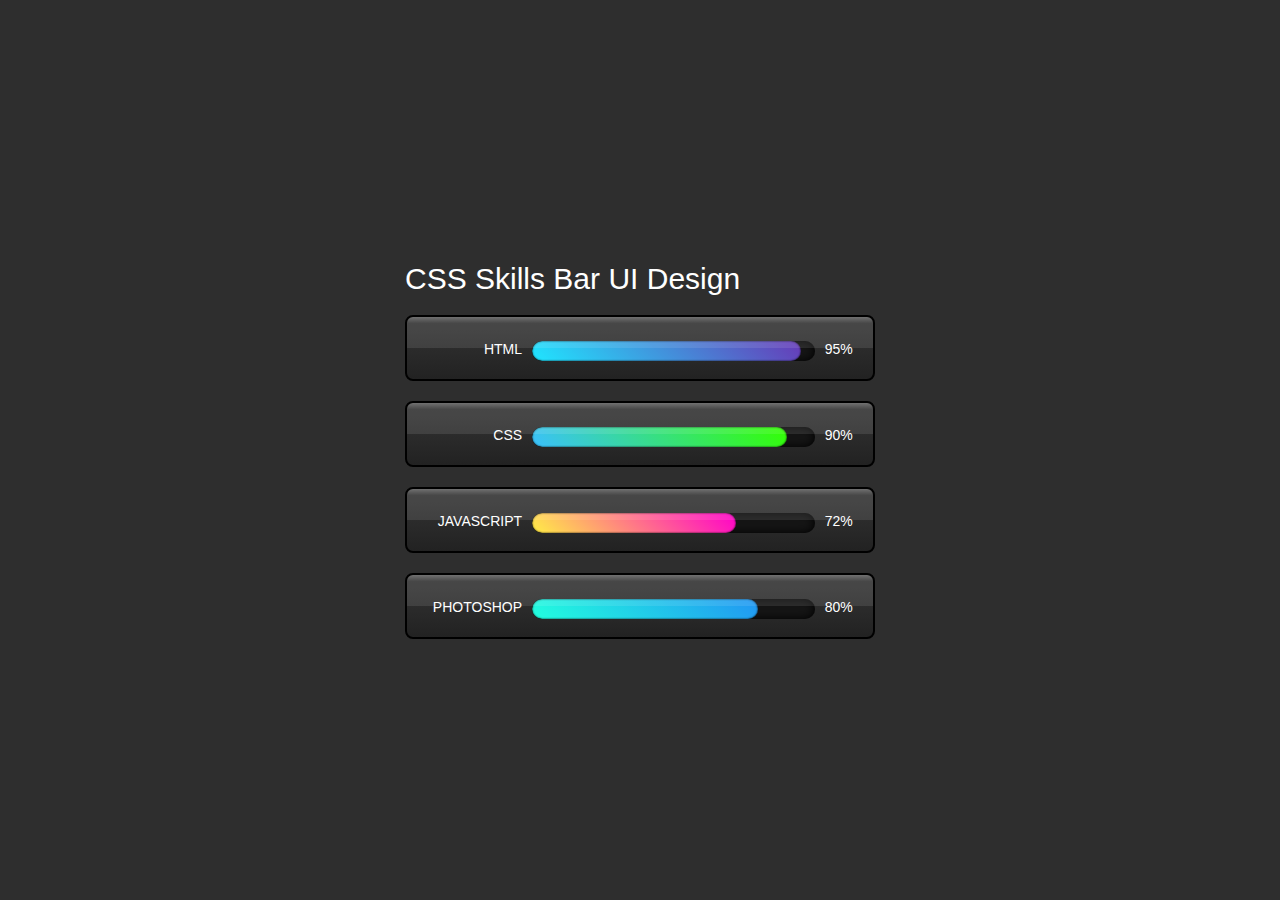
<file: Animated skills Bar UI Design/index.html>
<!DOCTYPE html>
<html lang="en">
    <head>
        <meta charset="utf-8">
        <meta http-equiv="X-UA-Compatible" content="IE=edge">
        <meta name="viewport" content="width=device-width, initial-scale=1">

        <title>Form Design Using HTML and CSS</title>
        
        <link href='https://fonts.googleapis.com/css?family=Lato:400,300,700,900' rel='stylesheet' type='text/css'>
        <link href='https://fonts.googleapis.com/css?family=Open+Sans:400,300,700,600,800' rel='stylesheet' type='text/css'>
        <link href="https://fonts.googleapis.com/css?family=Josefin+Sans:400,700&display=swap" rel="stylesheet">

        <link href="css/bootstrap.min.css" rel="stylesheet">
        <link href="css/font-awesome.min.css" rel="stylesheet">
        <link href="style.css" rel="stylesheet">
        <link href="css/responsive.css" rel="stylesheet">


      
    </head>
    <body>
          <div class="container">
            <h2>CSS Skills Bar UI Design</h2>
            <div class="skills">
              <span class="Name">Html</span>
              <div class="percent">
                <div class="progress" style="width: 95%"></div>
              </div>
              <span class="value">95%</span>
            </div>

            <div class="skills">
              <span class="Name">Css</span>
              <div class="percent">
                <div class="progress" style="width: 90%"></div>
              </div>
              <span class="value">90%</span>
            </div>

            <div class="skills">
              <span class="Name">javascript</span>
              <div class="percent">
                <div class="progress" style="width: 72%"></div>
              </div>
              <span class="value">72%</span>
            </div>

            <div class="skills">
              <span class="Name">photoshop</span>
              <div class="percent">
                <div class="progress" style="width: 80%"></div>
              </div>
              <span class="value">80%</span>
            </div>
          </div>

       
        <script src="js/main.js"></script>
        <script src="js/bootstrap.min.js"></script>
        <script src="js/main.js"></script>
    </body>
</html>
</file>
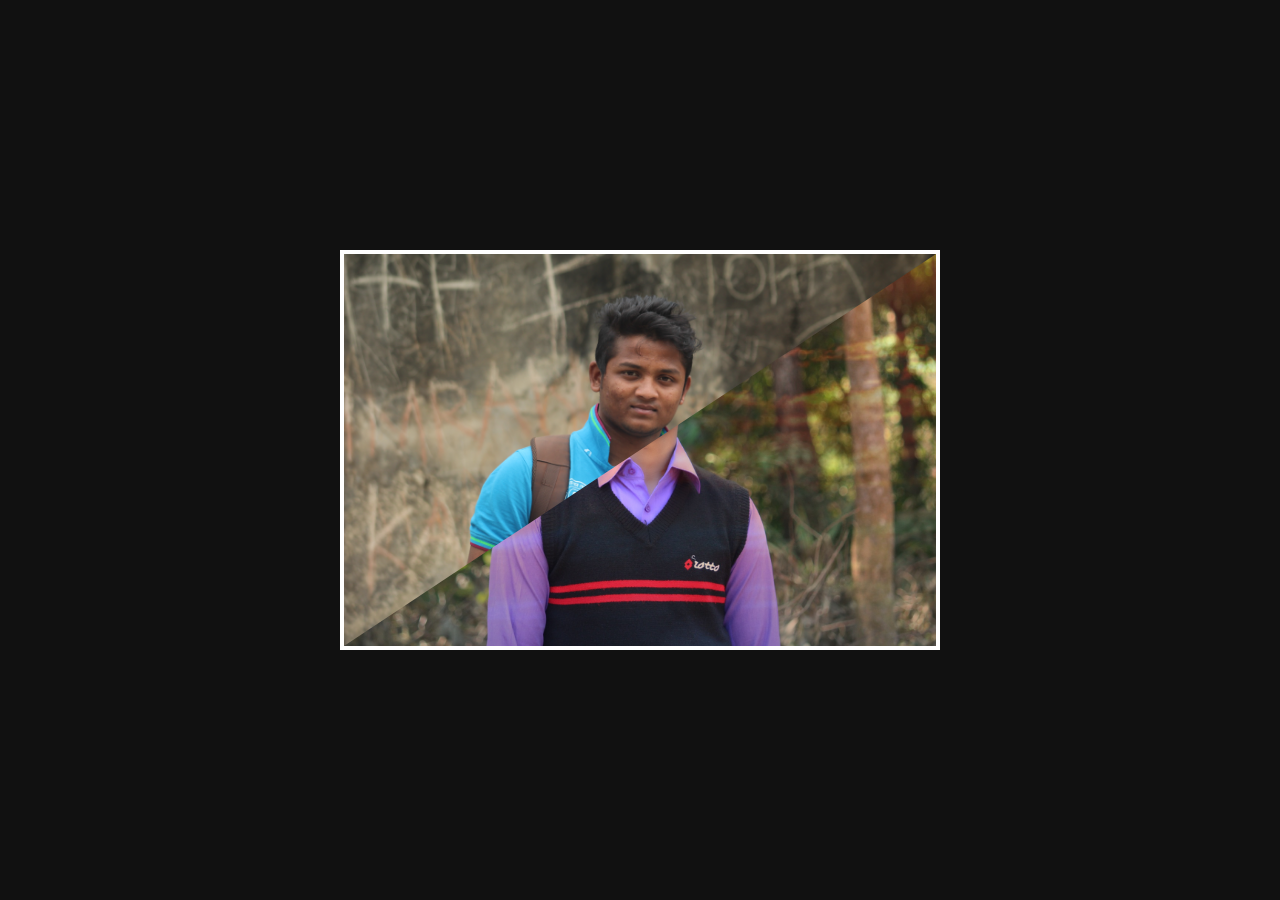
<file: Clip-path Image Hover Effects/index.html>
<!DOCTYPE html>
<html>
<head>
	<meta charset="utf-8" name="viewport" content="width=device-width, initial-scale=1, user-scalable=on">
	<title>Clip-path Image Hover Effects</title>
	<link rel="stylesheet" type="text/css" href="style.css">
	

</head>
<body>
	
	<div class="container">
		<div class="box"></div>
		<div class="box"></div>
	</div>
</body>
</html>
</file>
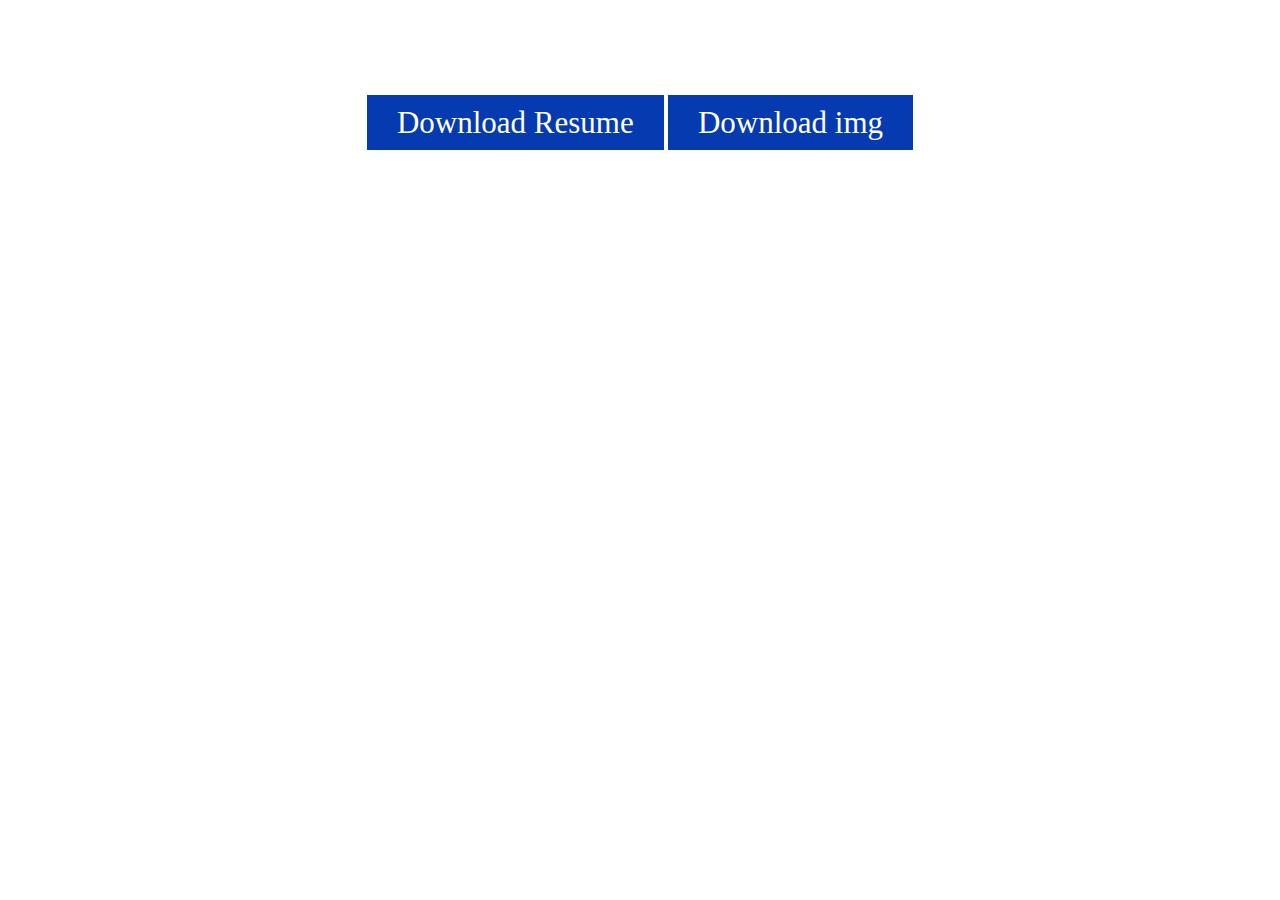
<file: Download Button Link/index.html>
<!DOCTYPE html>
<html>
<head>
	<meta charset="utf-8">
	<title>Download Button Link</title>
	<link rel="stylesheet" href="https://cdnjs.cloudflare.com/ajax/libs/materialize/1.0.0/css/materialize.min.css">

	<link rel="stylesheet" type="text/css" href="style.css">
</head>
<body>
	
	<div class="button">
	<a href="Resume.pdf" download>Download Resume</a>
	<a href="4.jpg" download>Download img</a>
	</div>
</body>
</html>
</file>
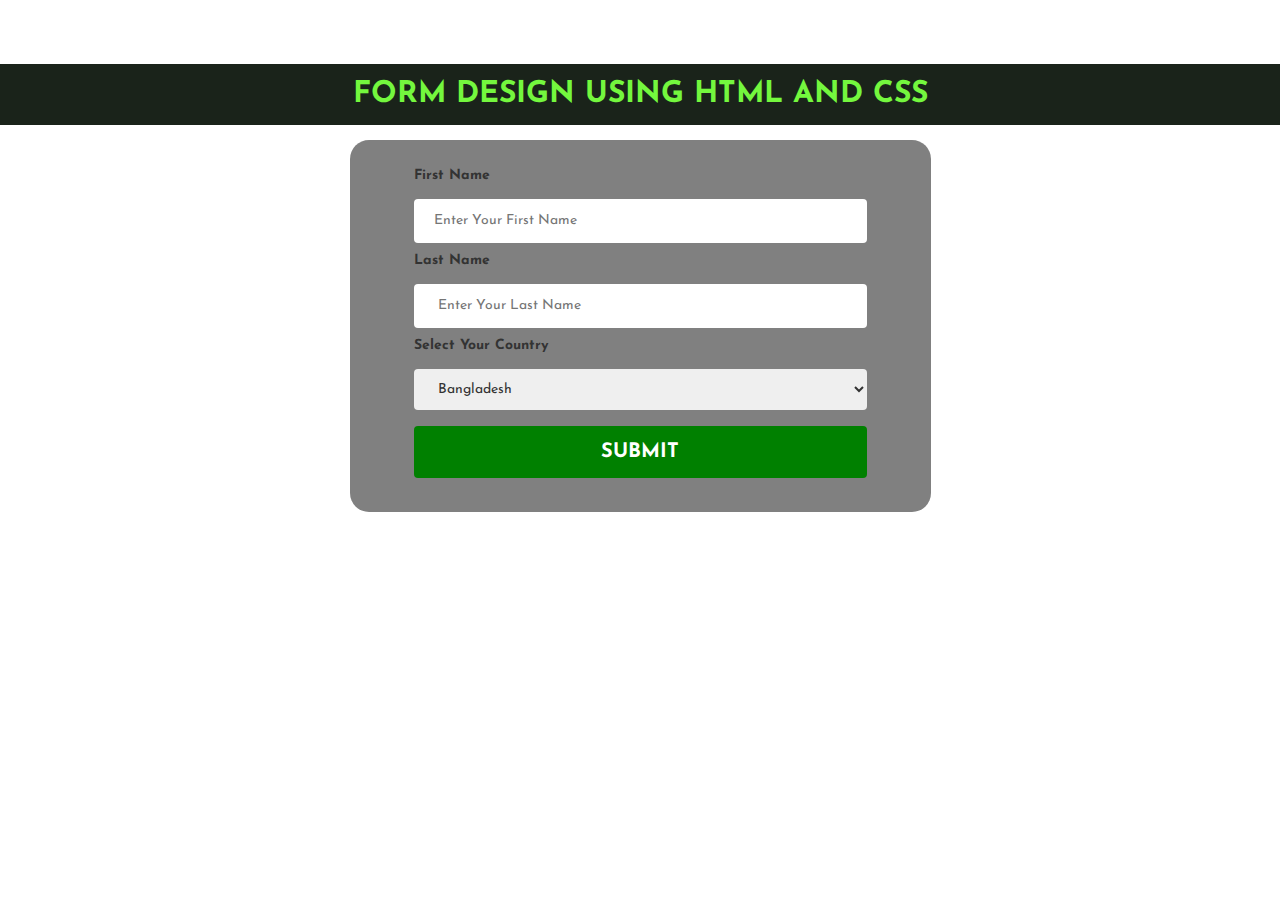
<file: Form Design/index.html>
<!DOCTYPE html>
<html lang="en">
    <head>
        <meta charset="utf-8">
        <meta http-equiv="X-UA-Compatible" content="IE=edge">
        <meta name="viewport" content="width=device-width, initial-scale=1">

        <title>Form Design Using HTML and CSS</title>
        
        <link href='https://fonts.googleapis.com/css?family=Lato:400,300,700,900' rel='stylesheet' type='text/css'>
        <link href='https://fonts.googleapis.com/css?family=Open+Sans:400,300,700,600,800' rel='stylesheet' type='text/css'>
        <link href="https://fonts.googleapis.com/css?family=Josefin+Sans:400,700&display=swap" rel="stylesheet">

        <link href="css/bootstrap.min.css" rel="stylesheet">
        <link href="css/font-awesome.min.css" rel="stylesheet">
        <link href="style.css" rel="stylesheet">
        <link href="css/responsive.css" rel="stylesheet">


      
    </head>
    <body>
        

        <div class="conatiner">
            <div class="row">
                <div class="col-md-12">
                    <div class="form-area text-center">
                        <h1>Form Design Using HTML and CSS</h1>
                        </div>
                        <div class="form">

                        <label for="fname">First Name</label>
                 <input type="text" name="first-name" placeholder="Enter Your First Name">

                  <label for="lname">Last Name</label>
                 <input type="text" name="first-name" placeholder=" Enter Your Last Name"> 


                 <label for="country">Select Your Country</label>
               <select id="country" name="country">
                   <option   value="Bangladesh">Bangladesh</option>
                   <option  value="Bangladesh">India</option>
                   <option   value="Bangladesh">Pakistan</option>
               </select>
              <button class="sumbit-btn">submit</button>
                    </div>

                </div>
            </div>
        </div>
        <script src="js/main.js"></script>
        <script src="js/bootstrap.min.js"></script>
        <script src="js/main.js"></script>
    </body>
</html>
</file>
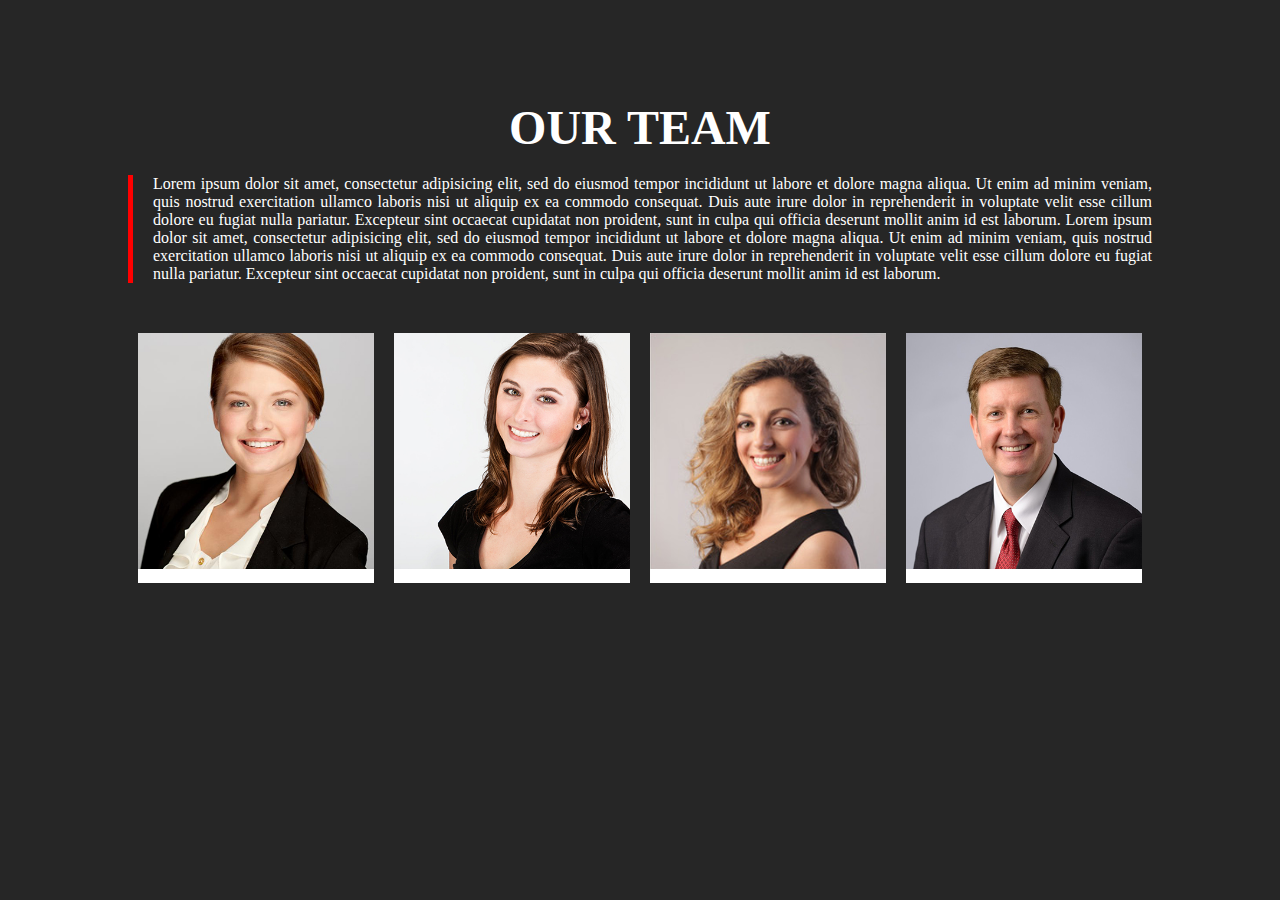
<file: Responsive Our Team/index.html>
<!DOCTYPE html>
<html>
<meta charset="utf-8" name="viewport" content="width=device-width, initial-scale=on">
<head>
	<title>Responsive menu with mobile device</title>
	<link rel="stylesheet" type="text/css" href="style.css">
	<link href="https://stackpath.bootstrapcdn.com/font-awesome/4.7.0/css/font-awesome.min.css" rel="stylesheet">

</head>
<body>
	<section class="team">
		<div class="container">
			<div class="row">
				<h1>Our Team</h1>
				<p>Lorem ipsum dolor sit amet, consectetur adipisicing elit, sed do eiusmod
				tempor incididunt ut labore et dolore magna aliqua. Ut enim ad minim veniam,
				quis nostrud exercitation ullamco laboris nisi ut aliquip ex ea commodo
				consequat. Duis aute irure dolor in reprehenderit in voluptate velit esse
				cillum dolore eu fugiat nulla pariatur. Excepteur sint occaecat cupidatat non
				proident, sunt in culpa qui officia deserunt mollit anim id est laborum.
			Lorem ipsum dolor sit amet, consectetur adipisicing elit, sed do eiusmod
			tempor incididunt ut labore et dolore magna aliqua. Ut enim ad minim veniam,
			quis nostrud exercitation ullamco laboris nisi ut aliquip ex ea commodo
			consequat. Duis aute irure dolor in reprehenderit in voluptate velit esse
			cillum dolore eu fugiat nulla pariatur. Excepteur sint occaecat cupidatat non
			proident, sunt in culpa qui officia deserunt mollit anim id est laborum.</p>
			</div>
			<div class="row mgt50px">
				<div class="column">
					<div class="imgBox">
						<img src="1.jpg">
					</div>
					<div class="details">
						<h3>Member Name<br><span>CEP and Founder</span></h3>
						<ul>
							<li><a href="#"><i class="fa fa-facebook" aria-hidden="true"></i></a></li>
							<li><a href="#"><i class="fa fa-twitter" aria-hidden="true"></i></a></li>
							<li><a href="#"><i class="fa fa-linkedin" aria-hidden="true"></i></a></li>
						
						</ul>
					</div>
				</div>
				<div class="column">
					<div class="imgBox">
						<img src="2.jpg">
					</div>
					<div class="details">
						<h3>Member Name<br><span>CEP and Founder</span></h3>
						<ul>
							<li><a href="#"><i class="fa fa-facebook" aria-hidden="true"></i></a></li>
							<li><a href="#"><i class="fa fa-twitter" aria-hidden="true"></i></a></li>
							<li><a href="#"><i class="fa fa-linkedin" aria-hidden="true"></i></a></li>
						
						</ul>
					</div>
				</div>
				<div class="column">
					<div class="imgBox">
						<img src="3.jpg">
					</div>
					<div class="details">
						<h3>Member Name<br><span>CEP and Founder</span></h3>
						<ul>
							<li><a href="#"><i class="fa fa-facebook" aria-hidden="true"></i></a></li>
							<li><a href="#"><i class="fa fa-twitter" aria-hidden="true"></i></a></li>
							<li><a href="#"><i class="fa fa-linkedin" aria-hidden="true"></i></a></li>
						
						</ul>
					</div>
				</div>
				<div class="column">
					<div class="imgBox">
						<img src="4.jpg">
					</div>
					<div class="details">
						<h3>Member Name<br><span>CEP and Founder</span></h3>
						<ul>
							<li><a href="#"><i class="fa fa-facebook" aria-hidden="true"></i></a></li>
							<li><a href="#"><i class="fa fa-twitter" aria-hidden="true"></i></a></li>
							<li><a href="#"><i class="fa fa-linkedin" aria-hidden="true"></i></a></li>
						
						</ul>
					</div>
				</div>
				<div style="clear: both;"></div>
			</div>
		</div>
	</section>




</body>
</html>
</file>
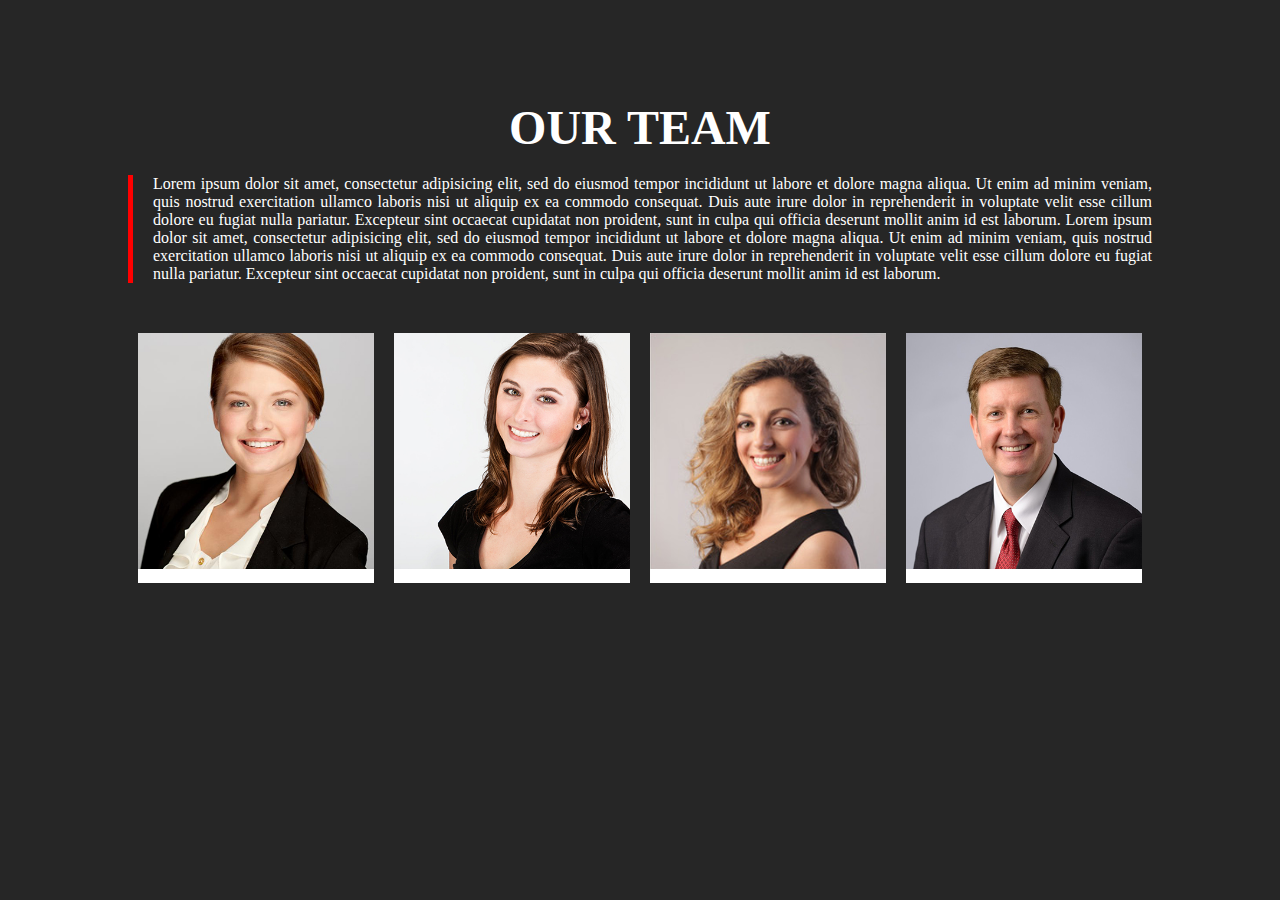
<file: Responsive Ourt Team/index.html>
<!DOCTYPE html>
<html>
<meta charset="utf-8" name="viewport" content="width=device-width, initial-scale=on">
<head>
	<title>Responsive menu with mobile device</title>
	<link rel="stylesheet" type="text/css" href="style.css">
	<link href="https://stackpath.bootstrapcdn.com/font-awesome/4.7.0/css/font-awesome.min.css" rel="stylesheet">

</head>
<body>
	<section class="team">
		<div class="container">
			<div class="row">
				<h1>Our Team</h1>
				<p>Lorem ipsum dolor sit amet, consectetur adipisicing elit, sed do eiusmod
				tempor incididunt ut labore et dolore magna aliqua. Ut enim ad minim veniam,
				quis nostrud exercitation ullamco laboris nisi ut aliquip ex ea commodo
				consequat. Duis aute irure dolor in reprehenderit in voluptate velit esse
				cillum dolore eu fugiat nulla pariatur. Excepteur sint occaecat cupidatat non
				proident, sunt in culpa qui officia deserunt mollit anim id est laborum.
			Lorem ipsum dolor sit amet, consectetur adipisicing elit, sed do eiusmod
			tempor incididunt ut labore et dolore magna aliqua. Ut enim ad minim veniam,
			quis nostrud exercitation ullamco laboris nisi ut aliquip ex ea commodo
			consequat. Duis aute irure dolor in reprehenderit in voluptate velit esse
			cillum dolore eu fugiat nulla pariatur. Excepteur sint occaecat cupidatat non
			proident, sunt in culpa qui officia deserunt mollit anim id est laborum.</p>
			</div>
			<div class="row mgt50px">
				<div class="column">
					<div class="imgBox">
						<img src="1.jpg">
					</div>
					<div class="details">
						<h3>Member Name<br><span>CEP and Founder</span></h3>
						<ul>
							<li><a href="#"><i class="fa fa-facebook" aria-hidden="true"></i></a></li>
							<li><a href="#"><i class="fa fa-twitter" aria-hidden="true"></i></a></li>
							<li><a href="#"><i class="fa fa-linkedin" aria-hidden="true"></i></a></li>
						
						</ul>
					</div>
				</div>
				<div class="column"><div class="imgBox">
						<img src="2.jpg">
					</div>
					<div class="details">
						<h3>Member Name<br><span>CEP and Founder</span></h3>
						<ul>
							<li><a href="#"><i class="fa fa-facebook" aria-hidden="true"></i></a></li>
							<li><a href="#"><i class="fa fa-twitter" aria-hidden="true"></i></a></li>
							<li><a href="#"><i class="fa fa-linkedin" aria-hidden="true"></i></a></li>
						
						</ul>
					</div>
				</div>
				<div class="column"><div class="imgBox">
						<img src="3.jpg">
					</div>
					<div class="details">
						<h3>Member Name<br><span>CEP and Founder</span></h3>
						<ul>
							<li><a href="#"><i class="fa fa-facebook" aria-hidden="true"></i></a></li>
							<li><a href="#"><i class="fa fa-twitter" aria-hidden="true"></i></a></li>
							<li><a href="#"><i class="fa fa-linkedin" aria-hidden="true"></i></a></li>
						
						</ul>
					</div>
				</div>
				<div class="column"><div class="imgBox">
						<img src="4.jpg">
					</div>
					<div class="details">
						<h3>Member Name<br><span>CEP and Founder</span></h3>
						<ul>
							<li><a href="#"><i class="fa fa-facebook" aria-hidden="true"></i></a></li>
							<li><a href="#"><i class="fa fa-twitter" aria-hidden="true"></i></a></li>
							<li><a href="#"><i class="fa fa-linkedin" aria-hidden="true"></i></a></li>
						
						</ul>
					</div>
				</div>
				<div style="clear: both;"></div>
			</div>
		</div>
	</section>



<!-- <script src="https://code.jquery.com/jquery-3.3.1.js"></script>
<script type="text/javascript">
	$(document).ready(function(){
		$('.menu-toggle').click(function(){
			$('nav').toggleClass('active')
		})
	})
</script> -->
</body>
</html>
</file>
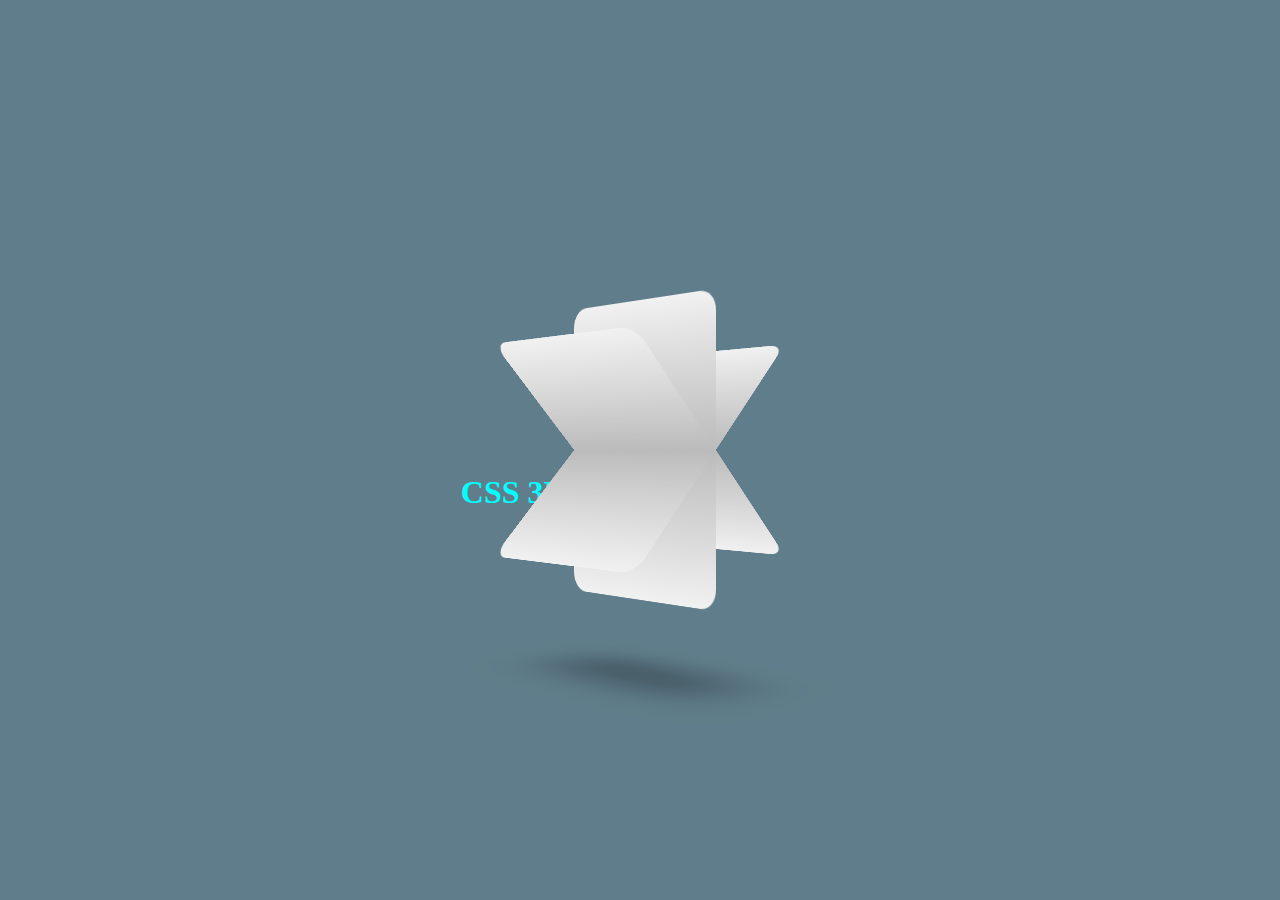
<file: 3d animation/indext.html>
<!DOCTYPE html>
<html>
<head>
	<title>CSS animation part-1</title>
	<link rel="stylesheet" type="text/css" href="style.css">
</head>
<body>
	<div class="box">
		<div>
		<span></span>
		<span></span>
		<span></span>
		<span></span>
		</div>
	</div>

	<div class="text">
		<h1>CSS 3D Animation</h1>
	</div>
</body>
</html>
</file>
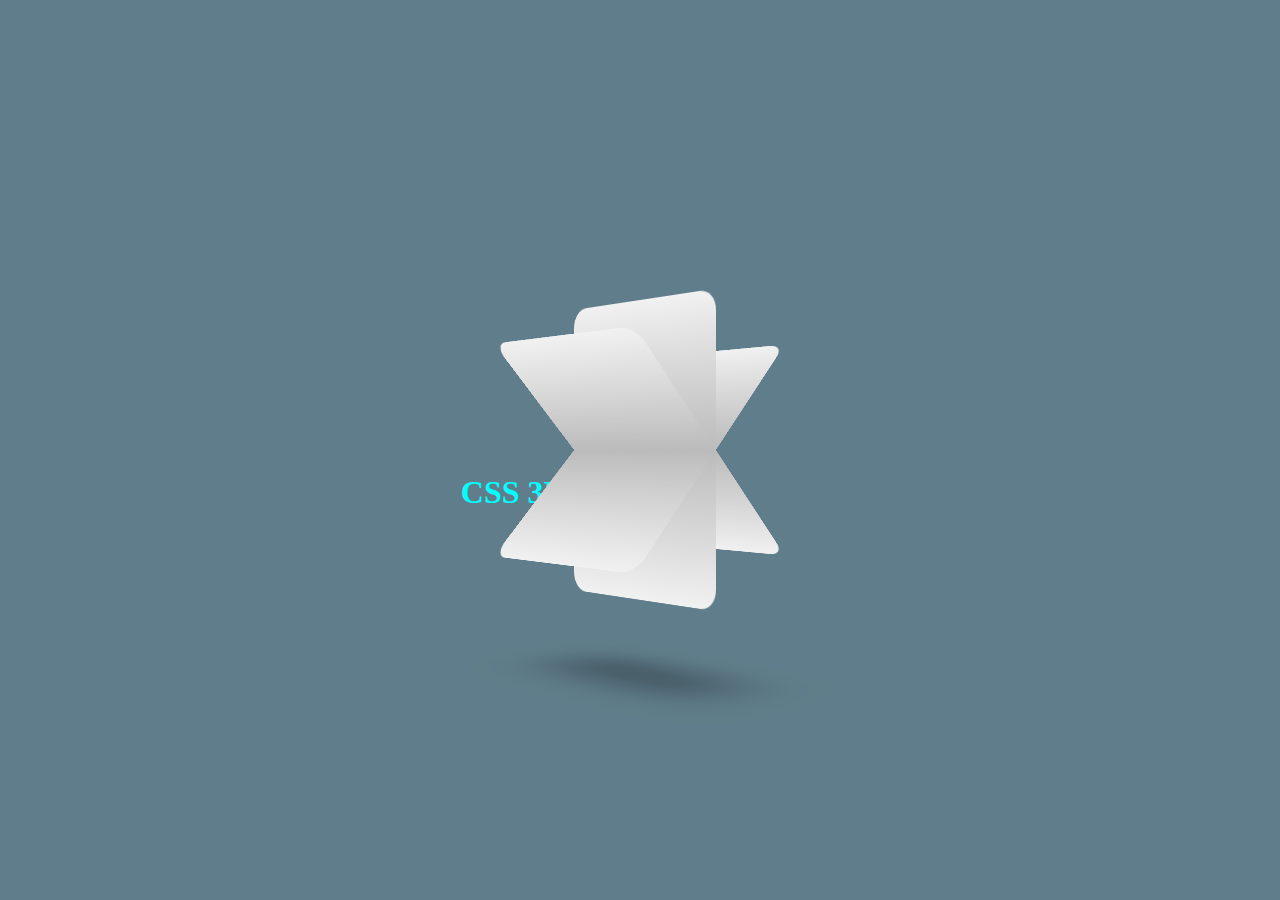
<file: CSS Animation-1/indext.html>
<!DOCTYPE html>
<html>
<head>
	<title>CSS animation part-1</title>
	<link rel="stylesheet" type="text/css" href="style.css">
</head>
<body>
	<div class="box">
		<div>
		<span></span>
		<span></span>
		<span></span>
		<span></span>
		</div>
	</div>

	<div class="text">
		<h1>CSS 3D Animation</h1>
	</div>
</body>
</html>
</file>
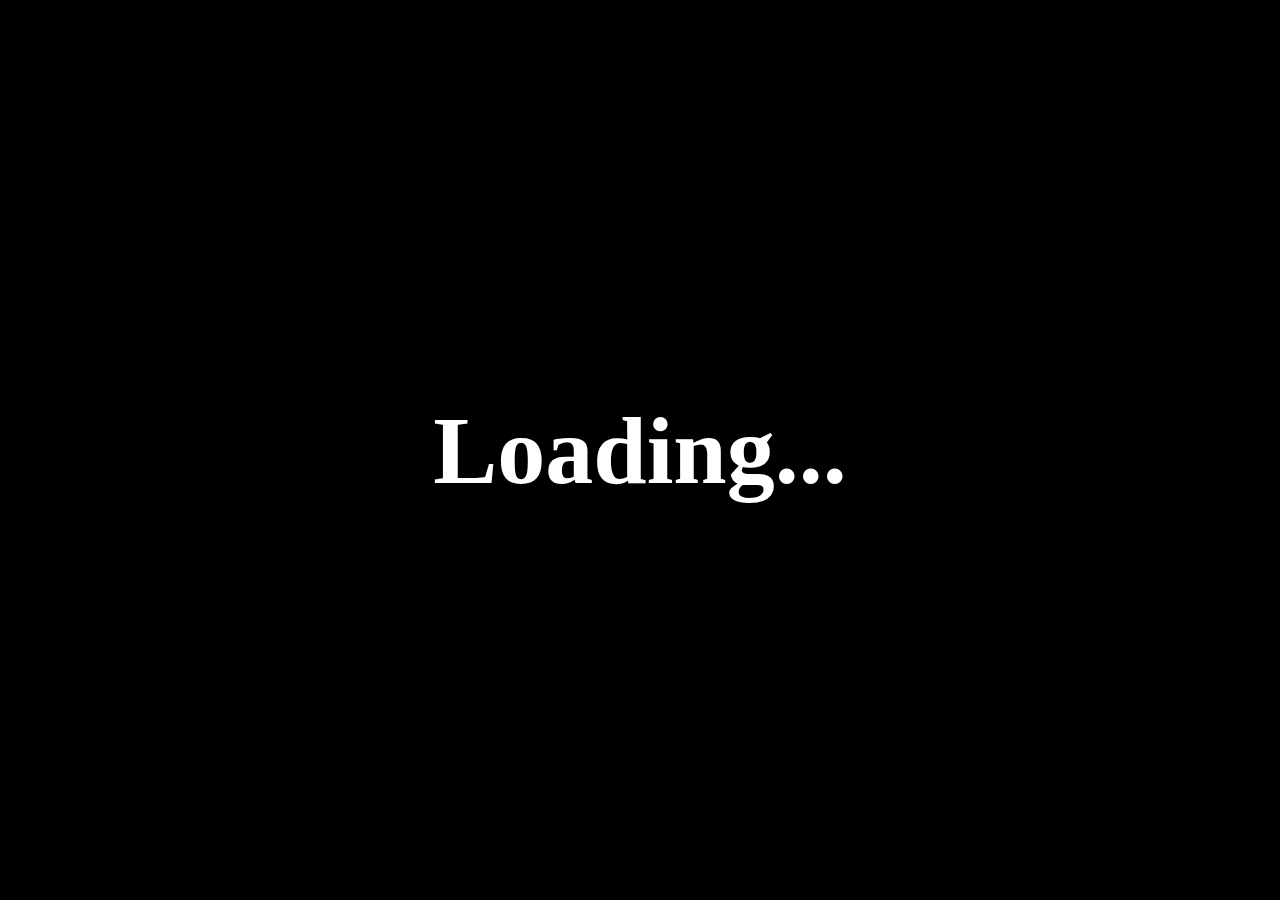
<file: Fullscreen Loading Page Animation/indext.html>
<!DOCTYPE html>
<html>
<head>
	<title>CSS animation part-1</title>
	<link rel="stylesheet" type="text/css" href="style.css">
</head>
<body>


	<div class="loader">
		<div class="bg"></div>
		<h2>Loading...</h2>
	</div>

</body>
</html>
</file>
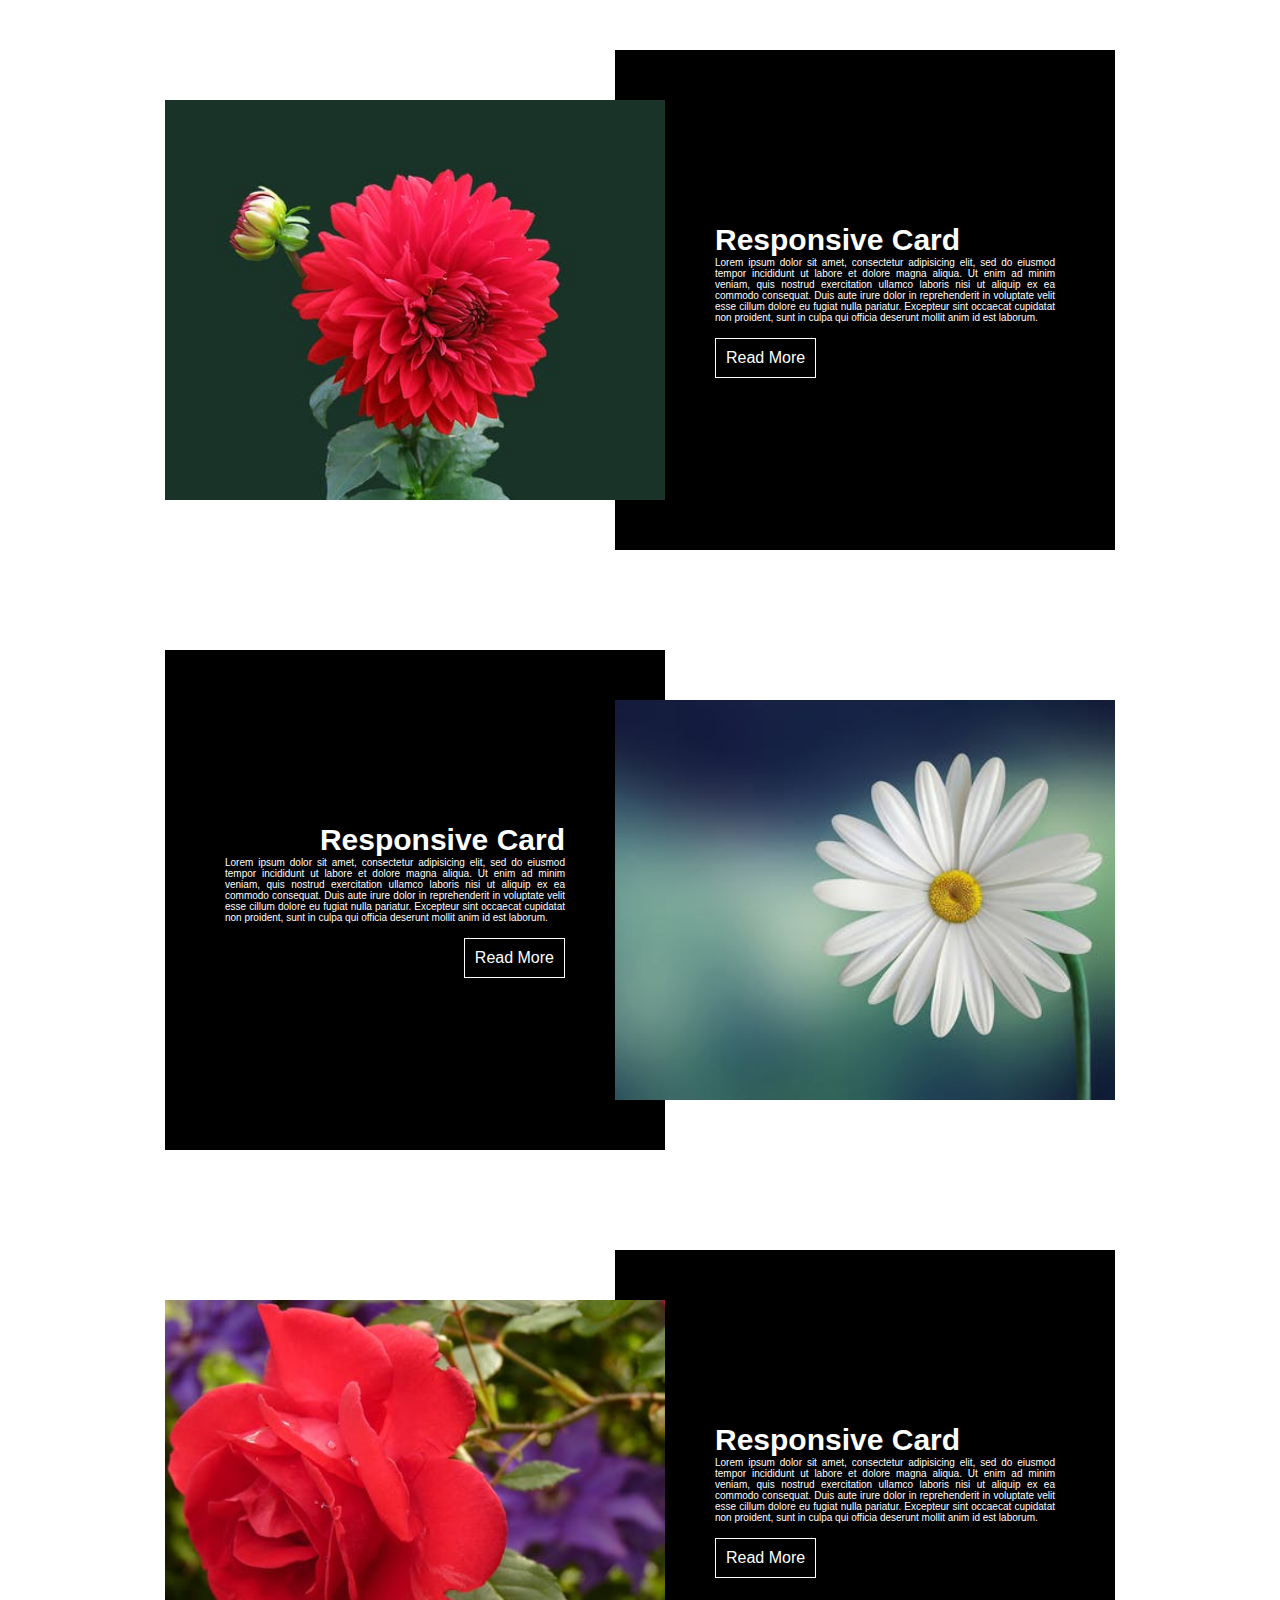
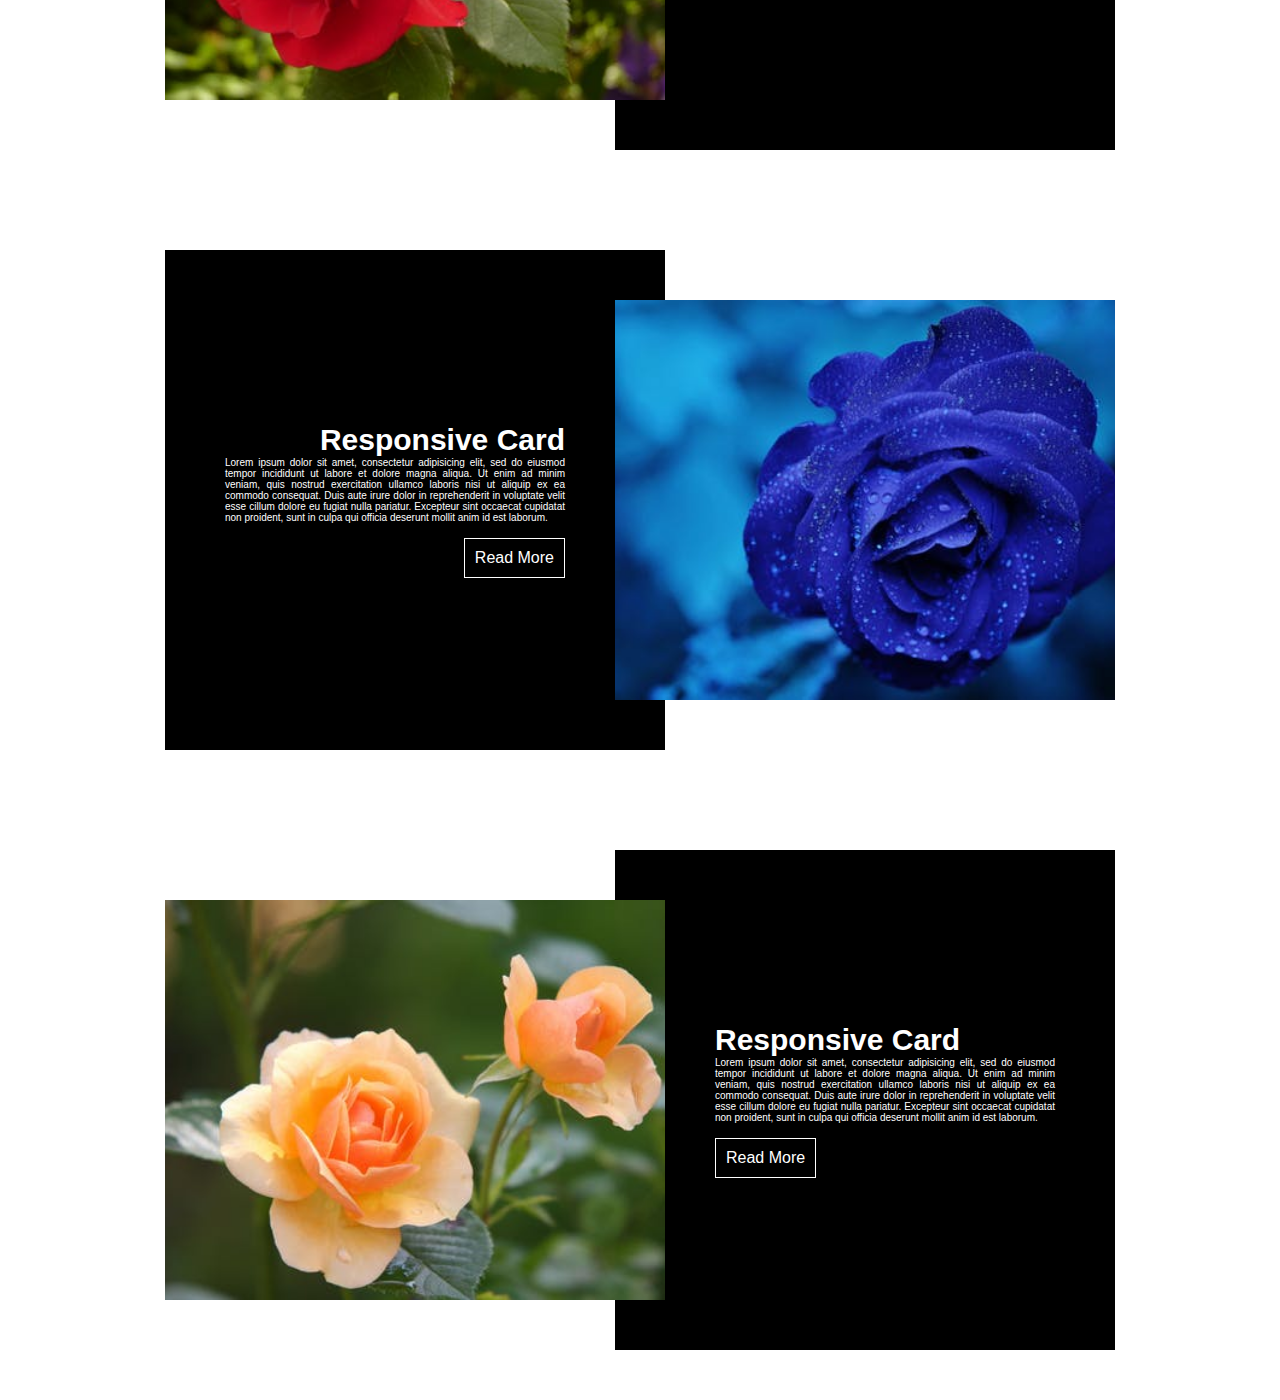
<file: Responsive Card UI Design/indext.html>
<!DOCTYPE html>
<html>
<head>
	<meta charset="utf-8">
	<meta name="viewport" content="width=device-width, initial-scale=1.0">
	<title>Responsive Card UI Design</title>
	<link rel="stylesheet" type="text/css" href="style.css">
</head>
<body>

		<div class="full-area">
			<div class="card">
			<div class="imgBox">
				<img src="img/img-1.jpg">
			</div>
			<div class="content-box">
				<div class="content">
				<h2>Responsive Card</h2>
				<p>Lorem ipsum dolor sit amet, consectetur adipisicing elit, sed do eiusmod
				tempor incididunt ut labore et dolore magna aliqua. Ut enim ad minim veniam,
				quis nostrud exercitation ullamco laboris nisi ut aliquip ex ea commodo
				consequat. Duis aute irure dolor in reprehenderit in voluptate velit esse
				cillum dolore eu fugiat nulla pariatur. Excepteur sint occaecat cupidatat non
				proident, sunt in culpa qui officia deserunt mollit anim id est laborum.</p>
				<a href="#">Read More</a>
			</div>
		</div>
		</div>

		<div class="card">
			<div class="imgBox">
				<img src="img/img-2.jpg">
			</div>
			<div class="content-box">
				<div class="content">
				<h2>Responsive Card</h2>
				<p>Lorem ipsum dolor sit amet, consectetur adipisicing elit, sed do eiusmod
				tempor incididunt ut labore et dolore magna aliqua. Ut enim ad minim veniam,
				quis nostrud exercitation ullamco laboris nisi ut aliquip ex ea commodo
				consequat. Duis aute irure dolor in reprehenderit in voluptate velit esse
				cillum dolore eu fugiat nulla pariatur. Excepteur sint occaecat cupidatat non
				proident, sunt in culpa qui officia deserunt mollit anim id est laborum.</p>
				<a href="#">Read More</a>
			</div>
		</div>
		</div>

		<div class="card">
			<div class="imgBox">
				<img src="img/img-3.jpg">
			</div>
			<div class="content-box">
				<div class="content">
				<h2>Responsive Card</h2>
				<p>Lorem ipsum dolor sit amet, consectetur adipisicing elit, sed do eiusmod
				tempor incididunt ut labore et dolore magna aliqua. Ut enim ad minim veniam,
				quis nostrud exercitation ullamco laboris nisi ut aliquip ex ea commodo
				consequat. Duis aute irure dolor in reprehenderit in voluptate velit esse
				cillum dolore eu fugiat nulla pariatur. Excepteur sint occaecat cupidatat non
				proident, sunt in culpa qui officia deserunt mollit anim id est laborum.</p>
				<a href="#">Read More</a>
			</div>
		</div>
		</div>

		<div class="card">
			<div class="imgBox">
				<img src="img/img-4.jpg">
			</div>
			<div class="content-box">
				<div class="content">
				<h2>Responsive Card</h2>
				<p>Lorem ipsum dolor sit amet, consectetur adipisicing elit, sed do eiusmod
				tempor incididunt ut labore et dolore magna aliqua. Ut enim ad minim veniam,
				quis nostrud exercitation ullamco laboris nisi ut aliquip ex ea commodo
				consequat. Duis aute irure dolor in reprehenderit in voluptate velit esse
				cillum dolore eu fugiat nulla pariatur. Excepteur sint occaecat cupidatat non
				proident, sunt in culpa qui officia deserunt mollit anim id est laborum.</p>
				<a href="#">Read More</a>
			</div>
		</div>
		</div><div class="card">
			<div class="imgBox">
				<img src="img/img-5.jpg">
			</div>
			<div class="content-box">
				<div class="content">
				<h2>Responsive Card</h2>
				<p>Lorem ipsum dolor sit amet, consectetur adipisicing elit, sed do eiusmod
				tempor incididunt ut labore et dolore magna aliqua. Ut enim ad minim veniam,
				quis nostrud exercitation ullamco laboris nisi ut aliquip ex ea commodo
				consequat. Duis aute irure dolor in reprehenderit in voluptate velit esse
				cillum dolore eu fugiat nulla pariatur. Excepteur sint occaecat cupidatat non
				proident, sunt in culpa qui officia deserunt mollit anim id est laborum.</p>
				<a href="#">Read More</a>
			</div>
		</div>
		</div>
		</div>
</body>
</html>
</file>
<file: Animated skills Bar UI Design/style.css>
*{
  margin: 0;
  padding: 0;
  box-sizing: border-box;

}

body{
  display: flex;
  justify-content: center;
  align-items: center;
  min-height: 100vh;
  background: #2e2e2e;
}

.container{
  position: relative;
  width: 500px;
}

.container h2{
  color: #ffff;
}
.container .skills {
  position: relative;
  display: flex;
   margin:  20px 0px;
   padding: 24px 10px 18px;
   background:  linear-gradient(#616161 0%, #333 10%, #222);
   border-radius: 8px;
   overflow: hidden;
   border: 2px solid #000;
   transition: 0.5s;
}
.container:hover .skills{
  opacity: 0.05;
}
.container .skills:hover{
  opacity: 1;
}
.container .skills:before{
  content: '';
  position: absolute;
  top: 0;
  left: 0;
  width: 100%;
  height: 50%;
  background: rgba(255, 255, 255, .1);
  z-index: 10;
}

.container .skills .Name {
  position: relative; 
  width: 110px;
  text-align: right;
  color: #fff;
  margin-top:  -2px;
  text-transform: uppercase;
}

.container .skills .value{
  position: relative;
  width: 40px;
  text-align: left;
  color: #fff;
  margin-top:  -2px;
  text-transform: uppercase;
}

.container .skills .percent{
  position: relative;
  width: calc(100% - 150px);
  height: 20px;
  margin: 0 10px;
  border-radius: 10px;
  background: #151515;
  box-shadow:  inset 0 0 10px #000;
  overflow: hidden;
}

.container .skills .percent .progress{
  position: absolute;
  top: 0;
  left: 0;
  width: 70%;
  height: 100%;
  border-radius: 10px;
  background: #fff;
  box-shadow:  inset 0 0 2px #000;
  animation:  animate 4s ease-in-out forwards;
}

@keyframes animate {
  from{
    width: 0;
  }
}

.container .skills:nth-child(2) .percent .progress{
  background: linear-gradient(45deg, #1fe6ff, #673AB7);
}

.container .skills:nth-child(3) .percent .progress{
  background: linear-gradient(45deg, #3bc0ff, #33ff00);
}

.container .skills:nth-child(4) .percent .progress{
  background: linear-gradient(45deg, #ffee45, #ff00ca);
}

.container .skills:nth-child(5) .percent .progress{
  background: linear-gradient(45deg, #22ffde, #2196F3);
}
</file>
<file: Animated skills Bar UI Design/css/responsive.css>
/* Medium Layout: 1280px. */
@media only screen and (min-width: 992px) and (max-width: 1200px) { 
  
    
}
/* Tablet Layout: 768px. */
@media only screen and (min-width: 768px) and (max-width: 991px) { 
 
    
}
/* Mobile Layout: 320px. */
@media only screen and (max-width: 767px) { 
 
    
}
/* Wide Mobile Layout: 480px. */
@media only screen and (min-width: 480px) and (max-width: 767px) { 

}
</file>
<file: Clip-path Image Hover Effects/style.css>
*
{
	margin: 0;
	padding: 0;
	box-sizing: border-box;
}

body{
	display: flex;
	justify-content: center;
	align-items: center;
	min-height: 100vh;
	background: #111;
}

.container{
	position: relative;
	width: 600px;
	height: 400px;
	border: 4px solid #fff;

}

.container .box{
	position: absolute;
	width: 100%;
	height: 100%;
}

.container .box:nth-child(1)
{
	background: url(img/img1.jpg);
	background-repeat: no-repeat;
	background-position: center;
	background-size: cover;
}

.container .box:nth-child(2)
{
	background: url(img/img2.jpg);
	background-repeat: no-repeat;
	background-position: center;
	background-size: cover;
	z-index: 2;
	transition: 0.5s;
	clip-path: polygon(0 0, 100% 0, 100% 0, 0% 100%);

}


.container .box:nth-child(2):hover{
	clip-path: polygon(0 0, 100% 0, 100% 100%,  0% 100%);

}

.container .box:nth-child(1):hover ~ .box:nth-child(2){
	clip-path:  polygon(0 0, 100% 0, 100% 0, 0 0);
}
</file>
<file: Download Button Link/style.css>
.button {
    text-align: center;
    
    margin-top: 100px;
}
.button a{
	background-color: #053ab1;
	text-align: center;
	padding: 10px 30px;
	color: #fff;
	font-family: fantasy;
	font-size: 31px;
}
</file>
<file: Form Design/style.css>
/* Base CSS */
.alignleft {
    float: left;
    margin-right: 15px;
}
.alignright {
    float: right;
    margin-left: 15px;
}
.aligncenter {
    display: block;
    margin: 0 auto 15px;
}
a:focus { outline: 0 solid }
img {
    max-width: 100%;
    height: auto;
}
.fix { overflow: hidden }
h1,
h2,
h3,
h4,
h5,
h6 {
    margin: 0 0 15px;
    font-weight: 700;
}
html,
body { height: 100%;
        font-family: 'Josefin Sans', sans-serif;
    }


.test {font-family: 'Lato', sans-serif;}
a {
    -moz-transition: 0.3s;
    -o-transition: 0.3s;
    -webkit-transition: 0.3s;
    transition: 0.3s;
    color: #333;
}
a:hover { text-decoration: none }



.form-area{
    margin-top: 5%;
}
.form-area h1{
    font-family: 'Josefin Sans', sans-serif;
    font-size: 30px;
    background-color: #1a231a;
    color: #74f73e;
    padding: 14px;
    font-weight: 900;
    text-transform: uppercase;
}
.form{
   padding: 2% 5%;
    background-color: gray;
    width: 581px;
    margin: 0px auto;
    border-radius: 19px;
}
input[type=text], select {
  width: 100%;
  padding: 12px 20px;
  margin: 8px 0;
  display: inline-block;
  border: 0px solid;
  border-radius: 4px;
  box-sizing: border-box;
  outline: none;

}
.sumbit-btn{
    width: 100%;
    padding: 12px 20px;
    margin: 8px 0;
    display: inline-block;
    border: none;
    background-color: green;
    border-radius: 4px;
    color: #ffff;
    font-size: 20px;
    font-weight: 900;
    text-transform: uppercase;
     outline: none;
     cursor: pointer;

}
</file>
<file: Form Design/css/responsive.css>
/* Medium Layout: 1280px. */
@media only screen and (min-width: 992px) and (max-width: 1200px) { 
  
    
}
/* Tablet Layout: 768px. */
@media only screen and (min-width: 768px) and (max-width: 991px) { 
 
    
}
/* Mobile Layout: 320px. */
@media only screen and (max-width: 767px) { 
 
    
}
/* Wide Mobile Layout: 480px. */
@media only screen and (min-width: 480px) and (max-width: 767px) { 

}
</file>
<file: Responsive Our Team/style.css>
@import url('https://fonts.googleapis.com/css?family=Roboto:300,400,700,700i&display=swap');
body{
	margin: 0;
	padding: 0;
	background: #262626;
	font-family: font-family: 'Roboto', sans-serif;

}
.team
{
	padding: 50px 0;
	height: 100vh;
	box-sizing: border-box;
}
.container 
{
	width: 80%;
	margin: 50px auto;
}
.row
{
	position: relative;
	width: 100%;
	box-sizing: border-box;
}
.row h1
{
	color: #fff;
	text-align: center;
	margin: 0;
	padding: 0;
	font-weight: 700;
	font-size: 48px;
	text-transform: uppercase;

}
.row p
{
	margin:  20px 0 0;
	color: #fff;
	padding-left: 20px;
	border-left: 5px solid #f00;
	text-align: justify;
}

.mgt50px
{
	margin-top: 50px;
}
.row .column
{
	margin: 0 10px;
	position: relative;
	width: calc(25% - 20px);
	min-height: 250px;
	background:#fff;
	float: left;
	box-sizing: border-box;
	overflow: hidden;
}
.row .column:before{
content: '';
position: absolute;
bottom:  -100%;
left: 0;
width: 100%;
height: 100%;
background: rgba(255,0,0,1);
z-index: 1;
transition: .5s;
mix-blend-mode: soft-light;
}
.row .column:hover:before{
	bottom: 0;
}
.row .column .imgBox
{
	position: relative;
}
.row .column .imgBox img
{
	width: 100%;
	height: 100%;
	transition: 5s;
}
.row .column:hover .imgBox img
{
	transform: scale(1.5);
}
.row .column .details
{
	position: absolute;
	bottom: -85px;
	left: 0;
	padding: 10px;
	box-sizing: border-box;
	background: rgba(0,0,0,.9);
	width: 100%;
	transition: .5s;
	z-index: 2;

}
.row .column:hover .details{
	bottom: 0;
}
.row .column .details h3
{
	margin: 0;
	padding: 0;
	color: #fff;
	font-weight: 500;
	text-align: right;
	text-transform: uppercase;
}
.row .column .details h3 span
{
	margin: 0;
	padding: 0;
	font-size: 14px;
	color: #f00;
	font-weight: 900;
	text-transform: uppercase;
	position: relative;
	top: -6px;
}

.row .column .details ul
{
	margin: 0;
	padding: 0;
	display: flex;
	float: right;
}
.row .column .details ul li{
	list-style: none;
}

.row .column .details ul li a{
	padding: 0 10px;
	color: #fff;
}
.row .column .details ul li a .fa{

	transition: .5s;
}
.row .column .details ul li a:hover .fa{

	transform: rotateY(360deg);
	color: #f00;
}
</file>
<file: Responsive Ourt Team/style.css>
@import url('https://fonts.googleapis.com/css?family=Roboto:300,400,700,700i&display=swap');
body{
	margin: 0;
	padding: 0;
	background: #262626;
	font-family: font-family: 'Roboto', sans-serif;

}
.team
{
	padding: 50px 0;
	height: 100vh;
	box-sizing: border-box;
}
.container 
{
	width: 80%;
	margin: 50px auto;
}
.row
{
	position: relative;
	width: 100%;
	box-sizing: border-box;
}
.row h1
{
	color: #fff;
	text-align: center;
	margin: 0;
	padding: 0;
	font-weight: 700;
	font-size: 48px;
	text-transform: uppercase;

}
.row p
{
	margin:  20px 0 0;
	color: #fff;
	padding-left: 20px;
	border-left: 5px solid #f00;
	text-align: justify;
}

.mgt50px
{
	margin-top: 50px;
}
.row .column
{
	margin: 0 10px;
	position: relative;
	width: calc(25% - 20px);
	min-height: 250px;
	background:#fff;
	float: left;
	box-sizing: border-box;
	overflow: hidden;
}
.row .column:before{
content: '';
position: absolute;
bottom:  -100%;
left: 0;
width: 100%;
height: 100%;
background: rgba(255,0,0,1);
z-index: 1;
transition: .5s;
mix-blend-mode: soft-light;
}
.row .column:hover:before{
	bottom: 0;
}
.row .column .imgBox
{
	position: relative;
}
.row .column .imgBox img
{
	width: 100%;
	height: 100%;
	transition: 5s;
}
.row .column:hover .imgBox img
{
	transform: scale(1.5);
}
.row .column .details
{
	position: absolute;
	bottom: -85px;
	left: 0;
	padding: 10px;
	box-sizing: border-box;
	background: rgba(0,0,0,.9);
	width: 100%;
	transition: .5s;
	z-index: 2;

}
.row .column:hover .details{
	bottom: 0;
}
.row .column .details h3
{
	margin: 0;
	padding: 0;
	color: #fff;
	font-weight: 500;
	text-align: right;
	text-transform: uppercase;
}
.row .column .details h3 span
{
	margin: 0;
	padding: 0;
	font-size: 14px;
	color: #f00;
	font-weight: 900;
	text-transform: uppercase;
	position: relative;
	top: -6px;
}

.row .column .details ul
{
	margin: 0;
	padding: 0;
	display: flex;
	float: right;
}
.row .column .details ul li{
	list-style: none;
}

.row .column .details ul li a{
	padding: 0 10px;
	color: #fff;
}
.row .column .details ul li a .fa{

	transition: .5s;
}
.row .column .details ul li a:hover .fa{

	transform: rotateY(360deg);
	color: #f00;
}
</file>
<file: 3d animation/style.css>
body{
	margin: 0;
	padding: 0;
	background: #607d8b;
}
.box
{
	position: absolute;
	top: calc(50% - 150px);
	left: calc(50% - 100px);
	transform: perspective(1000px) rotateY(-45deg);
	width: 200px;
	height: 300px;
	transform-style: preserve-3d;
	
}
.box:before
{
	content: '';
	position: absolute;
	bottom: -100px;
	left: 0;
	width: 100%;
	height: 50px;
	background: #000;
	filter: blur(40px);
	opacity: 0.5;
	transform: rotateX(90deg);
}
.box div {
	position: absolute;
	top: 0;
	left: 0;
	width: 100%;
	height: 100%;
	transform-style: preserve-3d;
	animation:animate 5s linear infinite;
}

.box div span
{
	position: absolute;
	top: 0;
	left: 0;
	display: block;
	width: 100%;
	height: 100%;
	background: linear-gradient(0deg,#f1f1f1, #bbb, #f1f1f1);
	border-radius: 20px; 
}

.box div span:nth-child(1)
{
	transform: rotateX(0deg);
}

.box div span:nth-child(2)
{
	transform: rotateX(45deg);
}

.box div span:nth-child(3)
{
	transform: rotateX(-45deg);
}

.box div span:nth-child(4)
{
	transform: rotateX(90deg);
}

@keyframes animate {
	0%
	{
		transform: perspective(1000px) rotateX(0deg);
	}
	100%
	{
		transform: perspective(1000px) rotateX(359deg);
	}
}

.text h1{
	margin-left: 36%;
    margin-top: 37%;
    color: aqua;
}
</file>
<file: CSS Animation-1/style.css>
body{
	margin: 0;
	padding: 0;
	background: #607d8b;
}
.box
{
	position: absolute;
	top: calc(50% - 150px);
	left: calc(50% - 100px);
	transform: perspective(1000px) rotateY(-45deg);
	width: 200px;
	height: 300px;
	transform-style: preserve-3d;
	
}
.box:before
{
	content: '';
	position: absolute;
	bottom: -100px;
	left: 0;
	width: 100%;
	height: 50px;
	background: #000;
	filter: blur(40px);
	opacity: 0.5;
	transform: rotateX(90deg);
}
.box div {
	position: absolute;
	top: 0;
	left: 0;
	width: 100%;
	height: 100%;
	transform-style: preserve-3d;
	animation:animate 5s linear infinite;
}

.box div span
{
	position: absolute;
	top: 0;
	left: 0;
	display: block;
	width: 100%;
	height: 100%;
	background: linear-gradient(0deg,#f1f1f1, #bbb, #f1f1f1);
	border-radius: 20px; 
}

.box div span:nth-child(1)
{
	transform: rotateX(0deg);
}

.box div span:nth-child(2)
{
	transform: rotateX(45deg);
}

.box div span:nth-child(3)
{
	transform: rotateX(-45deg);
}

.box div span:nth-child(4)
{
	transform: rotateX(90deg);
}

@keyframes animate {
	0%
	{
		transform: perspective(1000px) rotateX(0deg);
	}
	100%
	{
		transform: perspective(1000px) rotateX(359deg);
	}
}

.text h1{
	margin-left: 36%;
    margin-top: 37%;
    color: aqua;
}
</file>
<file: Fullscreen Loading Page Animation/style.css>
*{
	margin: 0;
	padding: 0;

}

.loader {
	position: absolute;
	top: 0;
	left: 0;
	width: 100%;
	height: 100%;
	display: flex;
	justify-content: center;
	align-items: center;
}

.bg{
	position: absolute;
	width: 100%;
	height: 100%;
	background: #000;
	animation: animate 6s ease-in-out infinite;
}

h2{
	color: #fff;
	z-index: 1;
	font-size: 6em;
	font-weight: 800;
}


@keyframes animate {
	0% 

	{
		transform: scaleX(0);
		transform-origin: left;
		background: #ff2c60;
	}

	25%

	 {
		transform: scaleX(1);
		transform-origin: left;
		background: #ff2c60;
	}

	25.001%

	 {
		transform: scaleX(1);
		transform-origin: right;
		background: #ff2c60;
	}

	50%

	 {
		transform: scaleX(0);
		transform-origin: right;
		background: #ff2c60;
	}

		50%{
			background: #03a9f4;
		}
	75%

	 {
		transform: scaleX(1);
		transform-origin: right;
		background: #03a9f4;
	}
	75.001%

	 {
		transform: scaleX(1);
		transform-origin: right;
		background: #03a9f4;
	}

	100%

	 {
		transform: scaleX(0);
		transform-origin: left;
		background: #03a9f4;
	}
}
</file>
<file: Responsive Card UI Design/style.css>
@import url('https://fonts.googleapos.com/css?family=Poppins: 200, 300, 400, 500, 600, 700, 800display=swap');

*
{
	margin: 0; 
	padding: 0; 
	box-sizing: border-box;
	font-family: 'Poppins', sans-serif;
}

body
{
	width: 100%;
	min-height: 100vh;
	display: flex;
	justify-content: center;
	align-items: center;
}

.full-area {
	position: relative;
	max-width: 1000vh;
	display: flex;
	justify-content: center;
	align-items: center;
	flex-wrap: wrap;


}

.full-area .card {
	position: relative;
	display: flex;
	justify-content: center;
	align-items: center; 
	flex-wrap: wrap;
	margin: 100px 0;

}
.full-area .card:nth-child(odd){
	flex-direction: row;
}

.full-area .card:nth-child(even){
	flex-direction: row-reverse;
	text-align: right;
}
.full-area .card  .imgBox{
	position: relative;
	width: 500px;
	height: 400px;
	background: #ff0;
	left: 25px;
	z-index: 1;
}
.full-area .card:nth-child(even) .imgBox {
	left: -25px;
}
.full-area .card  .imgBox img{
	position: absolute;
	top: 0;
	left: 0;
	width: 100%;
	height: 100%;
	object-fit: cover;
}

.full-area .card .content-box{
	position: relative;
	right: 25px;
	width: 500px;
	height: 400px;
	background: #000;
	display: flex;
	justify-content: center;
	align-items: center;
	padding: 20px 60px 20px 100px;
}
.full-area .card:nth-child(even) .content-box {
	right: -25px;
	padding: 20px 100px 20px 60px;
}
.content-box:before {
	content: '';
	position: absolute;
	top: -50px;
	bottom: -50px;
	left: 0;
	right: 0;
	background: #000;
	z-index: -1;
}
.content-box h2{
	font-size: 30px;
	color: #fff;
}

.content-box p{
	text-align: justify;
	font-size: 10px;
	color: #fff;
}

.content-box a{
	display: inline-block;
	margin-top: 15px;
	color: #fff;
	text-decoration: none;
	padding: 10px;
	border: 1px solid #fff;
}


@media (max-width: 1000px)
{
	.full-area .card{
		flex-direction: column;
		max-width: 350px;
		margin: 25px 25px;
	}

	.full-area .card .imgBox {
		width: 100%;
		height: 250px;
		left: 0;
	}
	.full-area .card .content-box{
		width: 100%;
		height: auto;
		right: 0;
		padding: 30px;
		text-align: center;
	}
	.full-area .card .content-box:before{
		top: 0;
		bottom: 0;
	}
	.full-area .card:nth-child(even) .imgBox {
	left: 0px;
	}
	.full-area .card:nth-child(even) .content-box {
	right: 0;
	padding: 30px;
}
}
</file>
